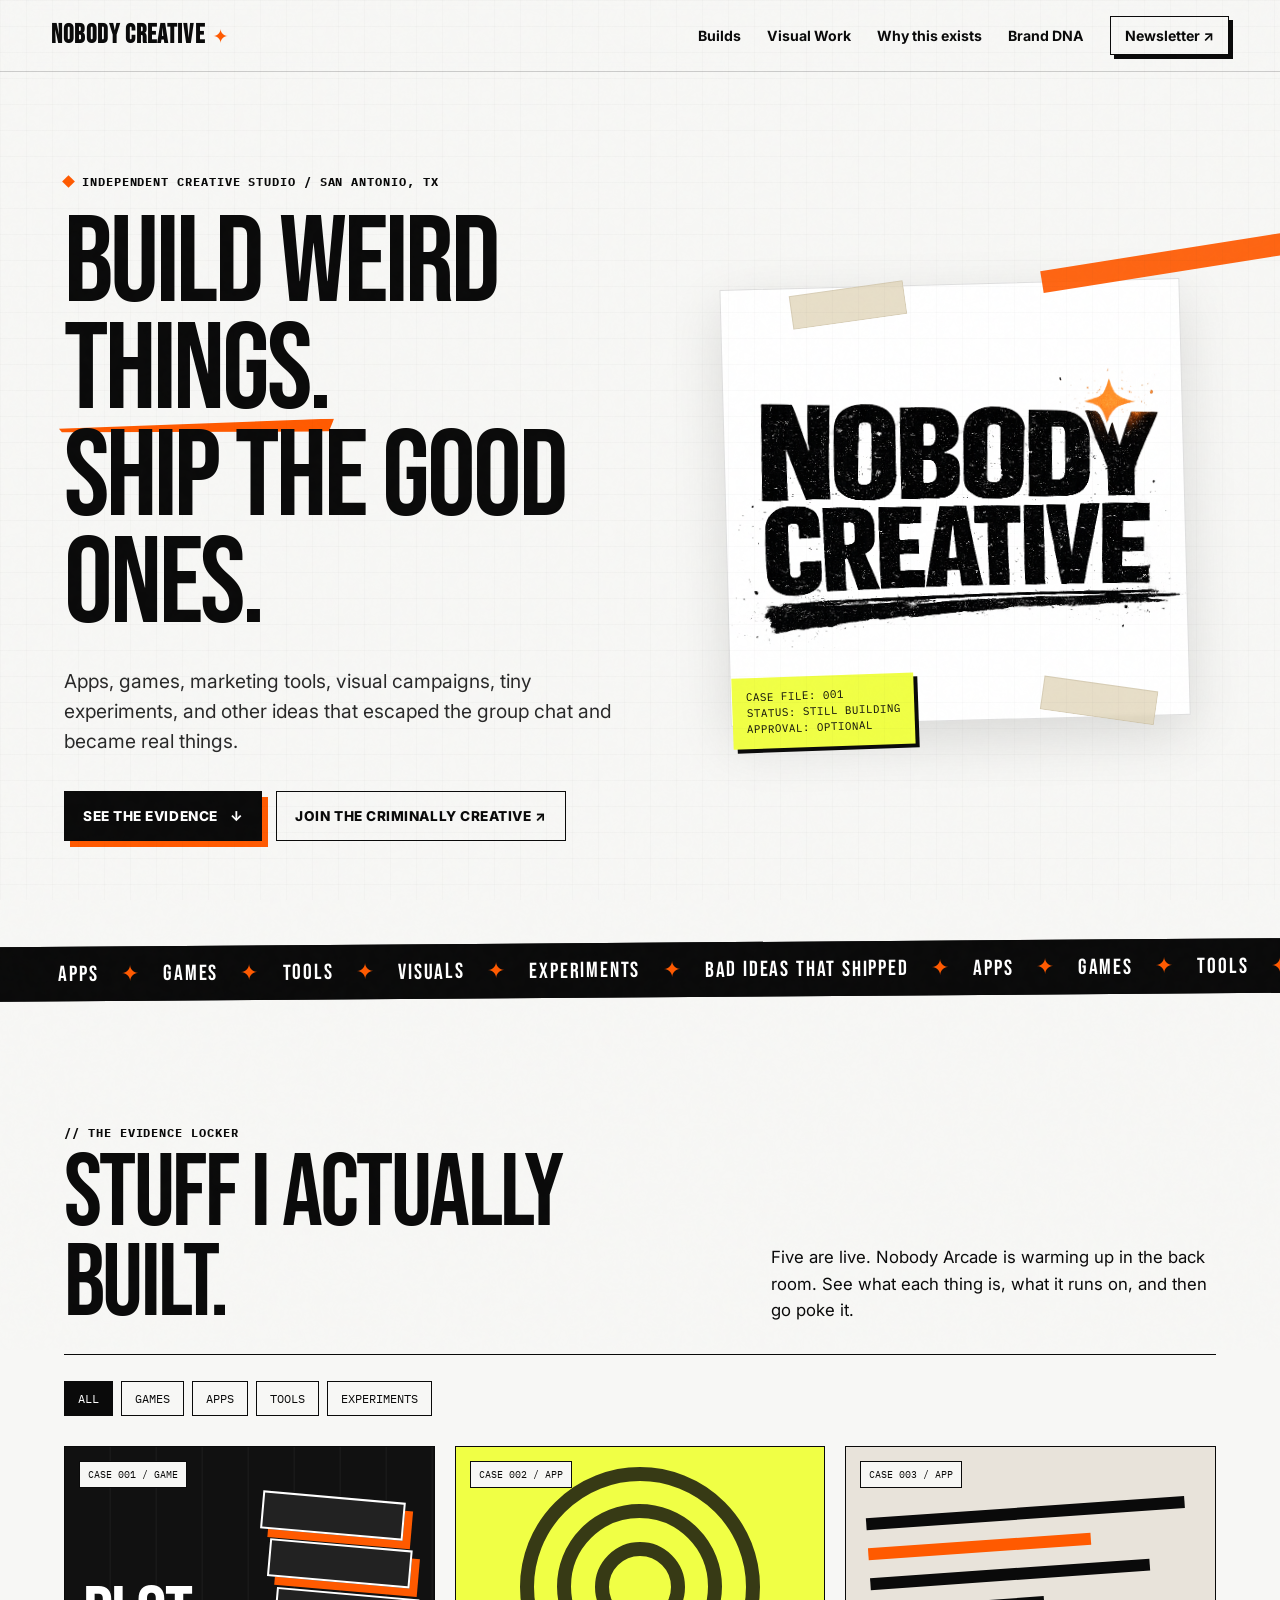
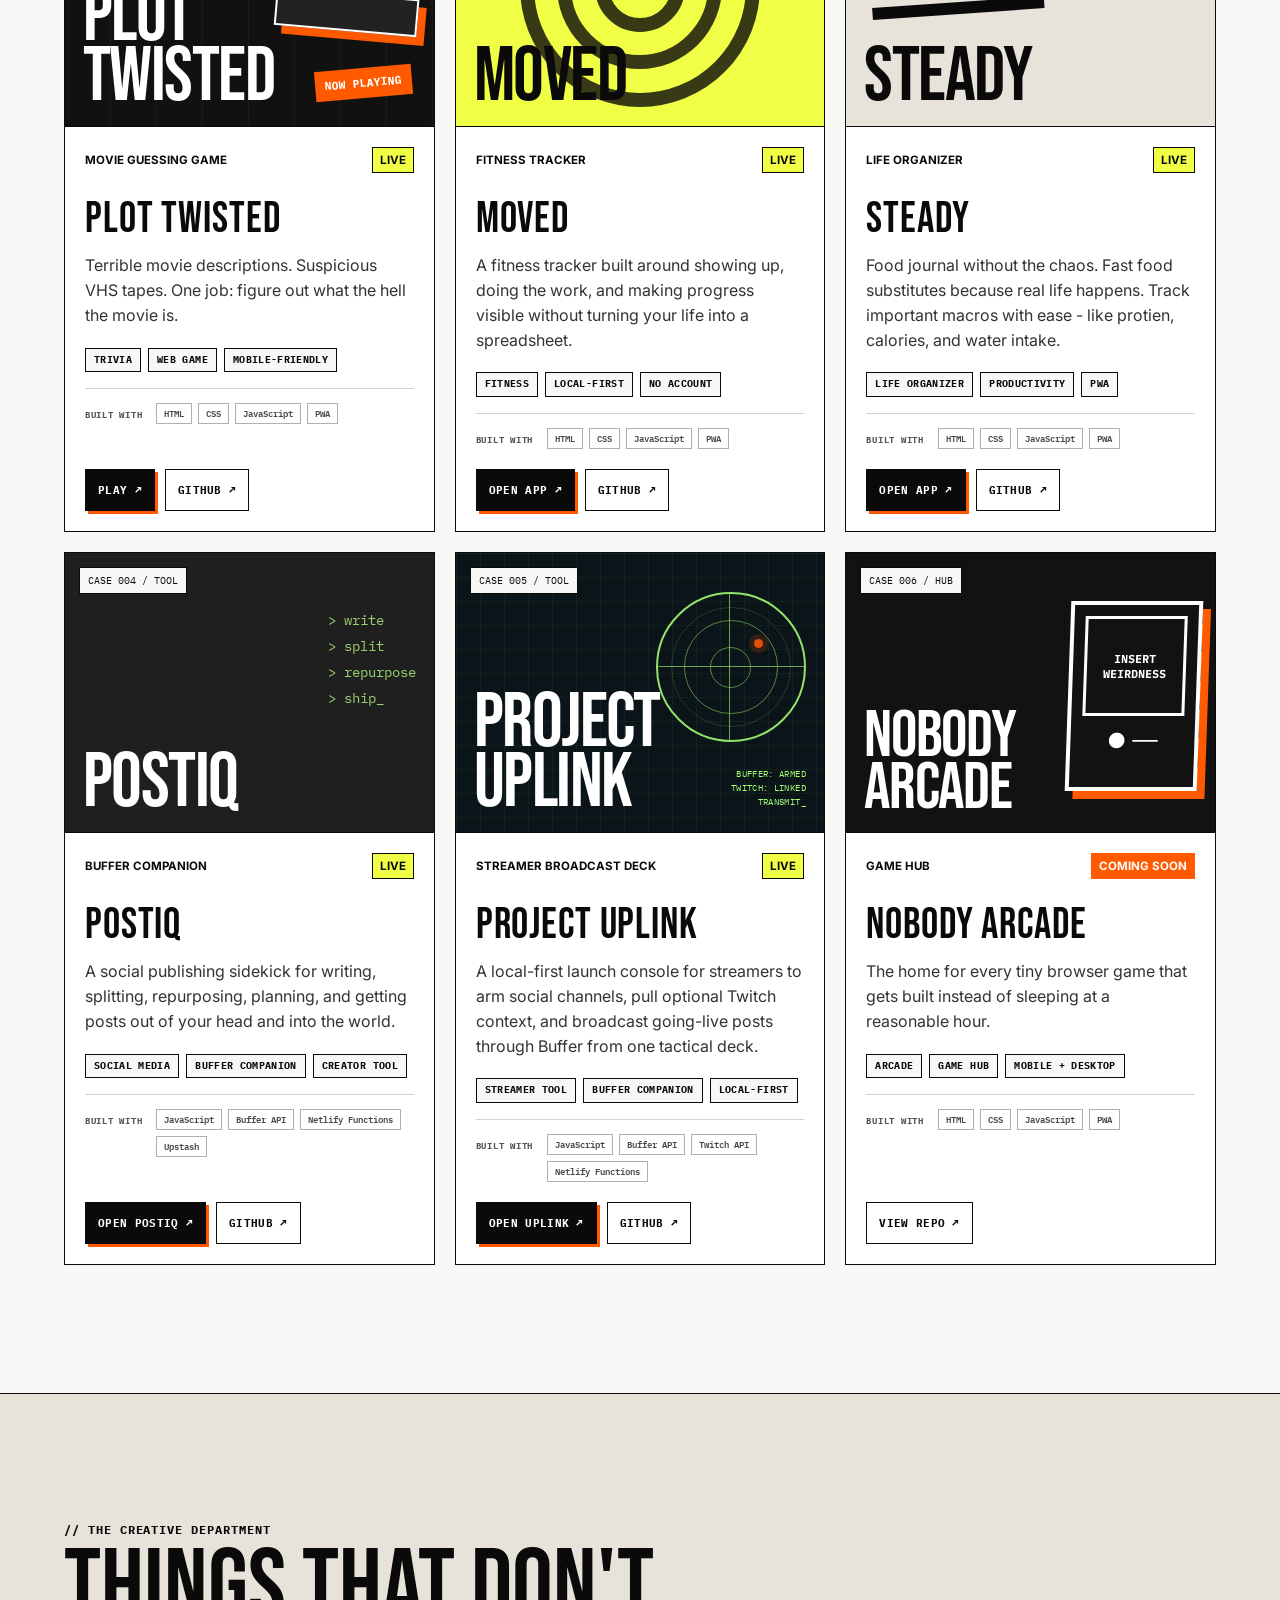
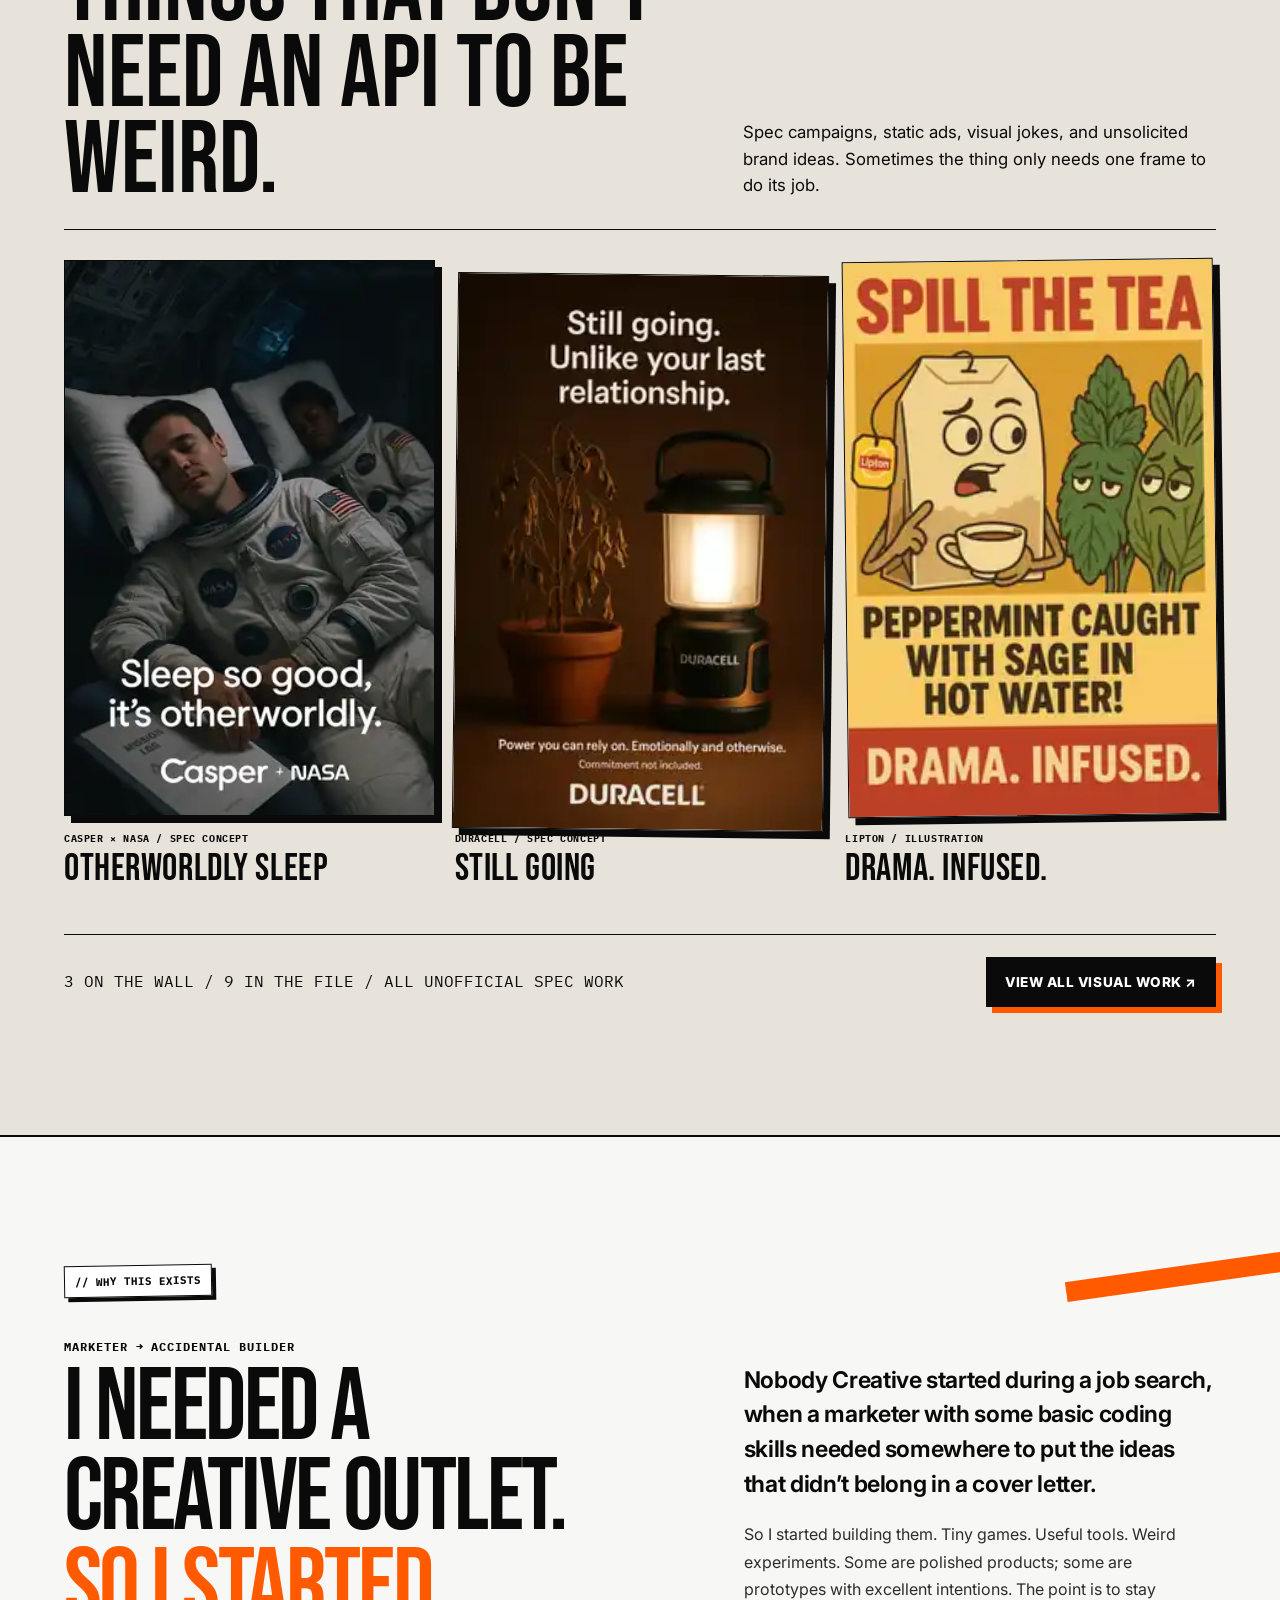
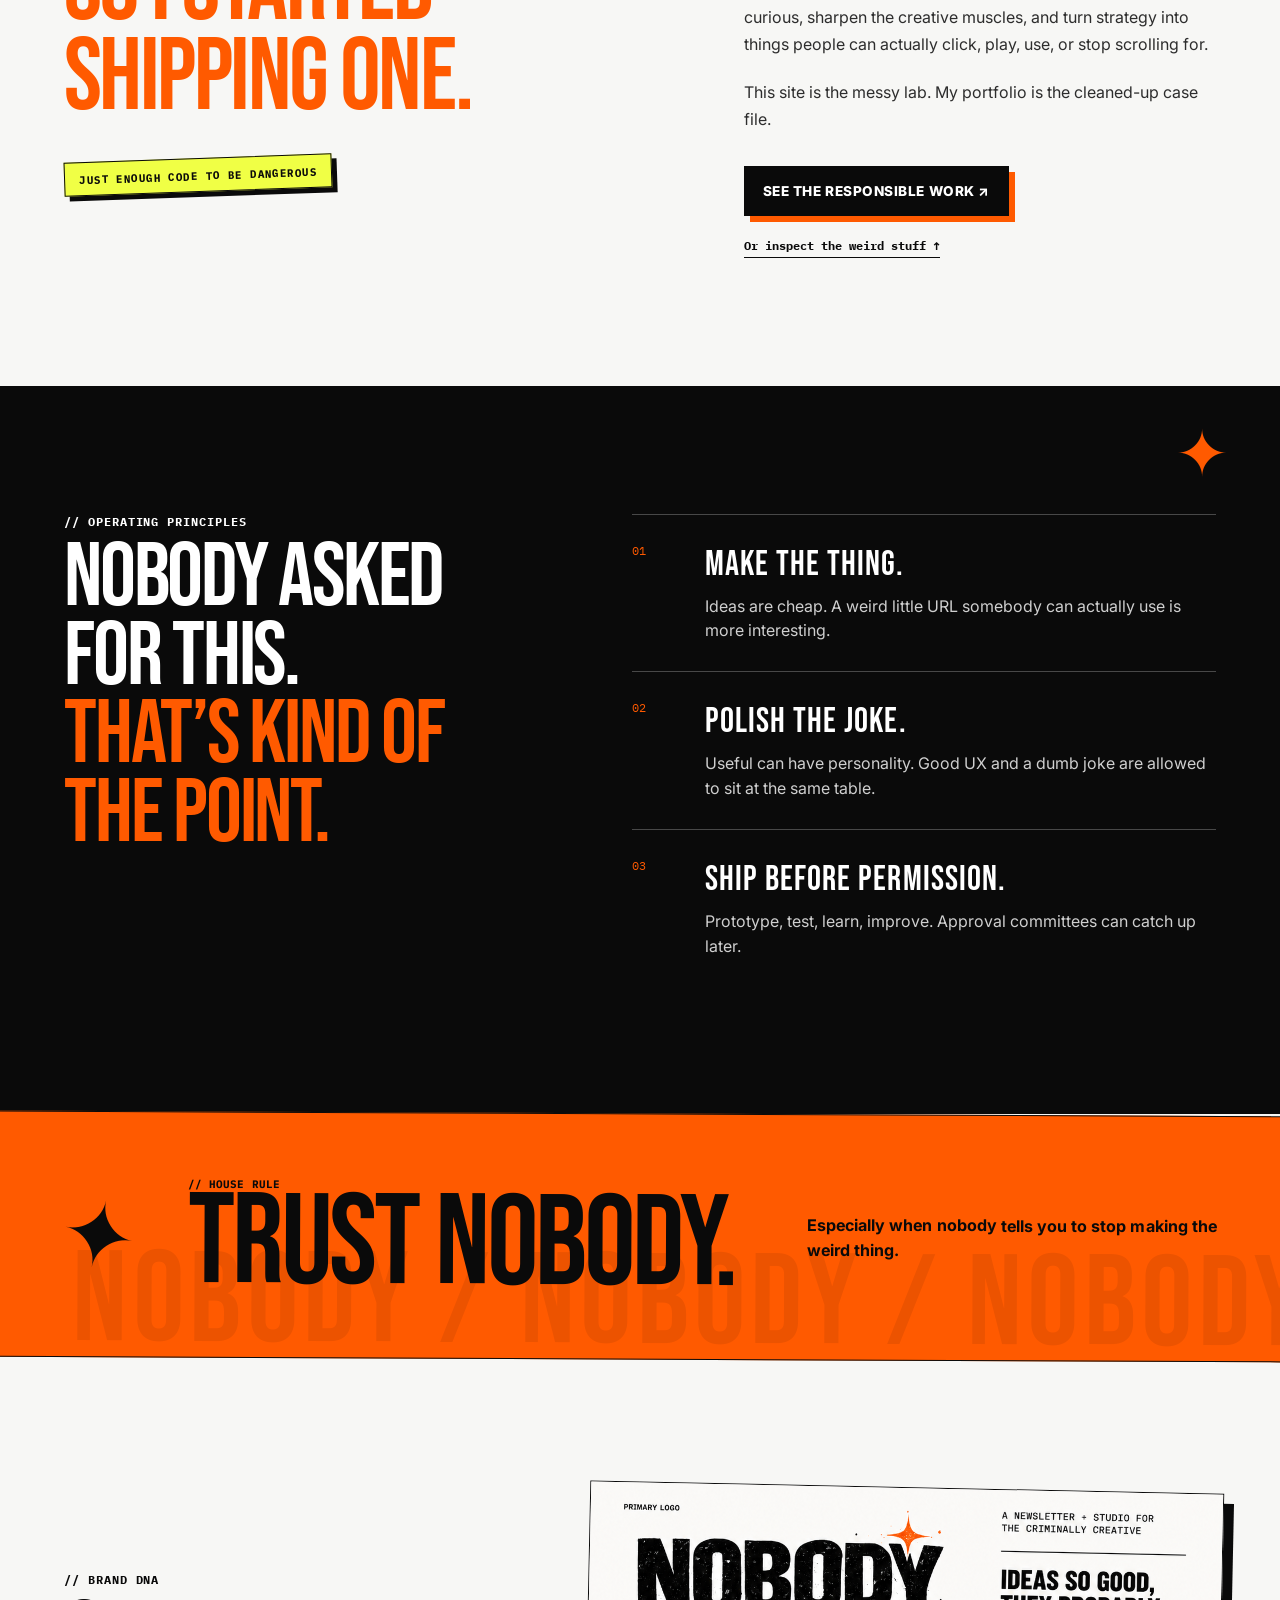
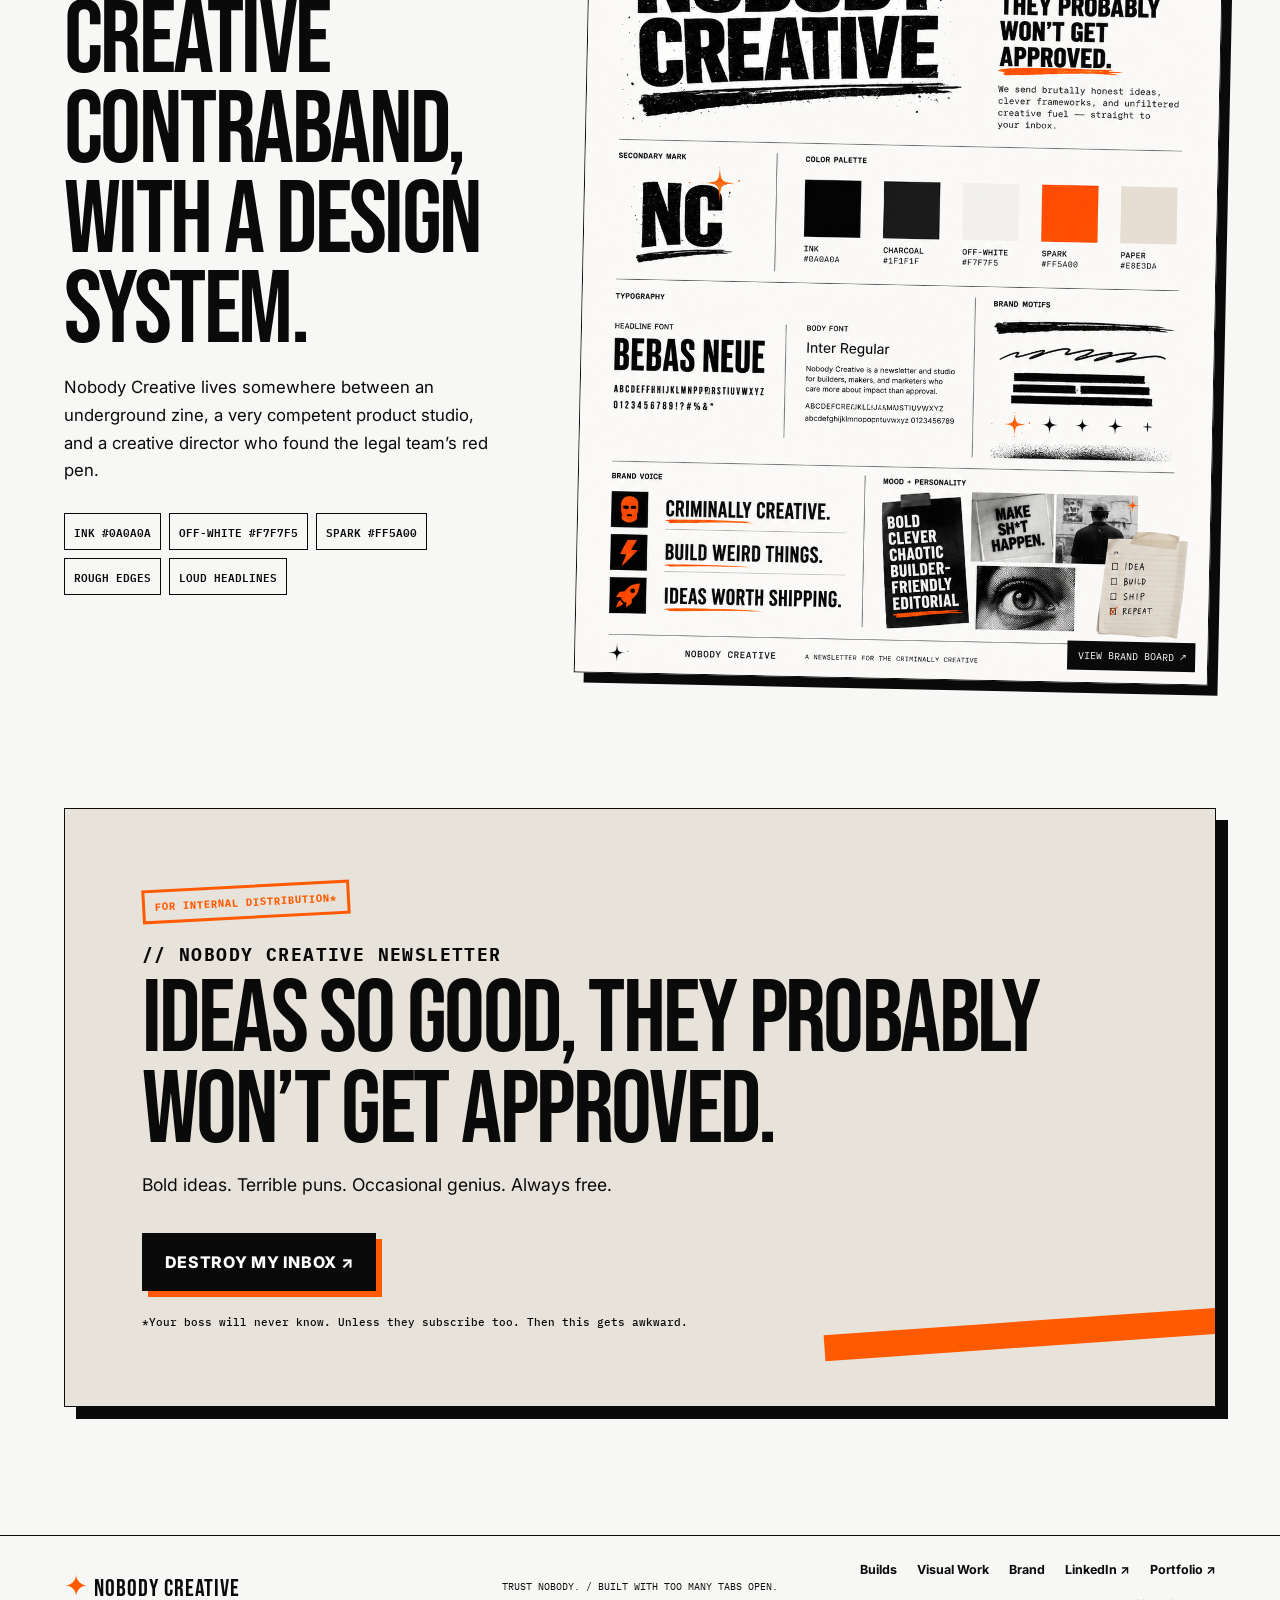
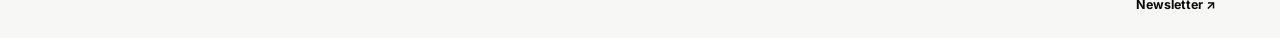
<file: index.html>
<!doctype html>
<html lang="en">
<head>
  <meta charset="utf-8" />
  <meta name="viewport" content="width=device-width, initial-scale=1" />
  <title>Nobody Creative — Ideas Worth Shipping</title>
  <meta name="description" content="Nobody Creative is an independent studio for apps, games, experiments, and ideas that probably should have stayed in the notes app." />
  <meta property="og:title" content="Nobody Creative — Ideas Worth Shipping" />
  <meta property="og:description" content="Apps. Games. Experiments. Creative contraband." />
  <meta property="og:image" content="assets/og-image.jpg" />
  <meta name="theme-color" content="#f7f7f5" />
  <link rel="preconnect" href="https://fonts.googleapis.com">
  <link rel="preconnect" href="https://fonts.gstatic.com" crossorigin>
  <link href="https://fonts.googleapis.com/css2?family=Bebas+Neue&family=Inter:wght@400;500;600;700;800&family=IBM+Plex+Mono:wght@400;500;600&display=swap" rel="stylesheet">
  <link rel="stylesheet" href="styles.css" />
  <link rel="stylesheet" href="project-updates.css" />
  <link rel="stylesheet" href="visual-work.css" />
</head>
<body>
  <div class="noise" aria-hidden="true"></div>
  <a class="skip-link" href="#main">Skip to builds</a>

  <header class="site-header">
    <a class="brand-lockup" href="#top" aria-label="Nobody Creative home">
      <span class="brand-mini">NOBODY CREATIVE</span>
      <span class="spark" aria-hidden="true">✦</span>
    </a>
    <nav class="nav" aria-label="Primary navigation">
      <a href="#builds">Builds</a>
      <a href="visuals.html">Visual Work</a>
      <a href="#why">Why this exists</a>
      <a href="#brand">Brand DNA</a>
      <a class="nav-cta" href="https://nobody-creative.beehiiv.com/" target="_blank" rel="noreferrer">Newsletter ↗</a>
    </nav>
  </header>

  <main id="main">
    <section class="hero" id="top">
      <div class="hero-copy">
        <div class="eyebrow"><span class="eyebrow-dot"></span> INDEPENDENT CREATIVE STUDIO / SAN ANTONIO, TX</div>
        <h1>BUILD WEIRD<br><span class="scribble-wrap">THINGS.<span class="scribble" aria-hidden="true"></span></span><br>SHIP THE GOOD ONES.</h1>
        <p class="hero-deck">Apps, games, marketing tools, visual campaigns, tiny experiments, and other ideas that escaped the group chat and became real things.</p>
        <div class="hero-actions">
          <a class="button button-primary" href="#builds">See the evidence <span>↓</span></a>
          <a class="button button-ghost" href="https://nobody-creative.beehiiv.com/" target="_blank" rel="noreferrer">Join the criminally creative ↗</a>
        </div>
      </div>
      <div class="hero-art" aria-label="Nobody Creative logo">
        <div class="tape tape-one"></div>
        <div class="tape tape-two"></div>
        <img src="assets/logo-primary.png" alt="Nobody Creative" />
        <div class="hero-note mono">CASE FILE: 001<br>STATUS: STILL BUILDING<br>APPROVAL: OPTIONAL</div>
      </div>
    </section>

    <section class="ticker" aria-label="What Nobody Creative makes">
      <div class="ticker-track">
        <span>APPS</span><b>✦</b><span>GAMES</span><b>✦</b><span>TOOLS</span><b>✦</b><span>VISUALS</span><b>✦</b><span>EXPERIMENTS</span><b>✦</b><span>BAD IDEAS THAT SHIPPED</span><b>✦</b>
        <span>APPS</span><b>✦</b><span>GAMES</span><b>✦</b><span>TOOLS</span><b>✦</b><span>VISUALS</span><b>✦</b><span>EXPERIMENTS</span><b>✦</b><span>BAD IDEAS THAT SHIPPED</span><b>✦</b>
      </div>
    </section>

    <section class="builds section-shell" id="builds">
      <div class="section-heading">
        <div>
          <p class="kicker mono">// THE EVIDENCE LOCKER</p>
          <h2>Stuff I actually built.</h2>
        </div>
        <p>Five are live. Nobody Arcade is warming up in the back room. See what each thing is, what it runs on, and then go poke it.</p>
      </div>

      <div class="filters" role="group" aria-label="Filter projects">
        <button class="filter is-active" data-filter="all">All</button>
        <button class="filter" data-filter="game">Games</button>
        <button class="filter" data-filter="app">Apps</button>
        <button class="filter" data-filter="tool">Tools</button>
        <button class="filter" data-filter="experiment">Experiments</button>
      </div>

      <div class="project-grid" id="projectGrid" aria-live="polite">
        <noscript>Turn on JavaScript to view the evidence locker. The projects are managed from projects.js.</noscript>
      </div>
    </section>

    <section class="visual-preview section-shell" id="visuals">
      <div class="visual-preview-heading">
        <div>
          <p class="kicker mono">// THE CREATIVE DEPARTMENT</p>
          <h2>Things that don't need an API to be weird.</h2>
        </div>
        <p>Spec campaigns, static ads, visual jokes, and unsolicited brand ideas. Sometimes the thing only needs one frame to do its job.</p>
      </div>

      <div class="visual-preview-grid">
        <a class="visual-preview-card" href="visuals.html" aria-label="See Casper and NASA visual concept in Visual Work">
          <figure>
            <div class="visual-preview-image"><img src="assets/visual-work/casper-nasa.svg" alt="Casper and NASA spec ad featuring astronauts sleeping in a spacecraft" loading="lazy" /></div>
            <figcaption><span class="mono">CASPER × NASA / SPEC CONCEPT</span><h3>Otherworldly Sleep</h3></figcaption>
          </figure>
        </a>
        <a class="visual-preview-card" href="visuals.html" aria-label="See Duracell visual concept in Visual Work">
          <figure>
            <div class="visual-preview-image"><img src="assets/visual-work/duracell-still-going.svg" alt="Duracell spec ad featuring a glowing lantern beside a wilted plant" loading="lazy" /></div>
            <figcaption><span class="mono">DURACELL / SPEC CONCEPT</span><h3>Still Going</h3></figcaption>
          </figure>
        </a>
        <a class="visual-preview-card" href="visuals.html" aria-label="See Lipton illustration concept in Visual Work">
          <figure>
            <div class="visual-preview-image"><img src="assets/visual-work/lipton-spill-the-tea.svg" alt="Illustrated Lipton spec ad with a tea bag gossiping to peppermint and sage" loading="lazy" /></div>
            <figcaption><span class="mono">LIPTON / ILLUSTRATION</span><h3>Drama. Infused.</h3></figcaption>
          </figure>
        </a>
      </div>

      <div class="visual-preview-actions">
        <p class="mono">3 ON THE WALL / 9 IN THE FILE / ALL UNOFFICIAL SPEC WORK</p>
        <a class="button button-primary" href="visuals.html">View all visual work ↗</a>
      </div>
    </section>

    <section class="builder-story section-shell" id="why">
      <div class="builder-story-label mono">// WHY THIS EXISTS</div>
      <div class="builder-story-grid">
        <div class="builder-story-headline">
          <p class="kicker mono">MARKETER → ACCIDENTAL BUILDER</p>
          <h2>I needed a creative outlet.<br><span>So I started shipping one.</span></h2>
          <div class="builder-scribble" aria-hidden="true">JUST ENOUGH CODE TO BE DANGEROUS</div>
        </div>
        <div class="builder-story-copy">
          <p class="story-lead">Nobody Creative started during a job search, when a marketer with some basic coding skills needed somewhere to put the ideas that didn’t belong in a cover letter.</p>
          <p>So I started building them. Tiny games. Useful tools. Weird experiments. Some are polished products; some are prototypes with excellent intentions. The point is to stay curious, sharpen the creative muscles, and turn strategy into things people can actually click, play, use, or stop scrolling for.</p>
          <p>This site is the messy lab. My portfolio is the cleaned-up case file.</p>
          <div class="builder-actions">
            <a class="button button-primary" href="https://bencampbell.netlify.app/" target="_blank" rel="noreferrer">See the responsible work ↗</a>
            <a class="text-link mono" href="#builds">Or inspect the weird stuff ↑</a>
          </div>
        </div>
      </div>
    </section>

    <section class="manifesto" id="about">
      <div class="manifesto-left">
        <p class="kicker mono">// OPERATING PRINCIPLES</p>
        <h2>Nobody asked for this.<br><span>That’s kind of the point.</span></h2>
      </div>
      <div class="manifesto-list">
        <div><span class="mono">01</span><h3>MAKE THE THING.</h3><p>Ideas are cheap. A weird little URL somebody can actually use is more interesting.</p></div>
        <div><span class="mono">02</span><h3>POLISH THE JOKE.</h3><p>Useful can have personality. Good UX and a dumb joke are allowed to sit at the same table.</p></div>
        <div><span class="mono">03</span><h3>SHIP BEFORE PERMISSION.</h3><p>Prototype, test, learn, improve. Approval committees can catch up later.</p></div>
      </div>
    </section>

    <section class="trust-band" aria-label="Trust Nobody brand motto">
      <span class="trust-star" aria-hidden="true">✦</span>
      <div>
        <p class="mono">// HOUSE RULE</p>
        <h2>TRUST NOBODY.</h2>
      </div>
      <p>Especially when nobody tells you to stop making the weird thing.</p>
    </section>

    <section class="brand-section section-shell" id="brand">
      <div class="brand-copy">
        <p class="kicker mono">// BRAND DNA</p>
        <h2>Creative contraband,<br>with a design system.</h2>
        <p>Nobody Creative lives somewhere between an underground zine, a very competent product studio, and a creative director who found the legal team’s red pen.</p>
        <div class="brand-chips">
          <span>INK #0A0A0A</span><span>OFF-WHITE #F7F7F5</span><span>SPARK #FF5A00</span><span>ROUGH EDGES</span><span>LOUD HEADLINES</span>
        </div>
      </div>
      <button class="brand-board-wrap" id="openBrand" aria-label="Open brand identity board">
        <img src="assets/brand-board.png" alt="Nobody Creative brand identity board" loading="lazy" />
        <span class="board-zoom mono">VIEW BRAND BOARD ↗</span>
      </button>
    </section>

    <section class="newsletter-block">
      <div class="newsletter-stamp mono">FOR INTERNAL DISTRIBUTION*</div>
      <div>
        <p class="kicker mono">// NOBODY CREATIVE NEWSLETTER</p>
        <h2>Ideas so good, they probably won’t get approved.</h2>
        <p>Bold ideas. Terrible puns. Occasional genius. Always free.</p>
      </div>
      <a class="button button-primary giant" href="https://nobody-creative.beehiiv.com/" target="_blank" rel="noreferrer">DESTROY MY INBOX ↗</a>
      <small>*Your boss will never know. Unless they subscribe too. Then this gets awkward.</small>
    </section>
  </main>

  <footer>
    <div class="footer-brand"><span class="spark">✦</span> NOBODY CREATIVE</div>
    <p class="mono">TRUST NOBODY. / BUILT WITH TOO MANY TABS OPEN.</p>
    <div class="footer-links"><a href="#builds">Builds</a><a href="visuals.html">Visual Work</a><a href="#brand">Brand</a><a href="https://www.linkedin.com/company/its-nobody-creative/" target="_blank" rel="noreferrer">LinkedIn ↗</a><a href="https://bencampbell.netlify.app/" target="_blank" rel="noreferrer">Portfolio ↗</a><a href="https://nobody-creative.beehiiv.com/" target="_blank" rel="noreferrer">Newsletter ↗</a></div>
  </footer>

  <dialog id="brandDialog" class="brand-dialog">
    <button id="closeBrand" class="dialog-close" aria-label="Close brand board">×</button>
    <img src="assets/brand-board.png" alt="Nobody Creative full brand identity board" />
  </dialog>

  <script src="projects.js"></script>
  <script src="script.js"></script>
</body>
</html>
</file>
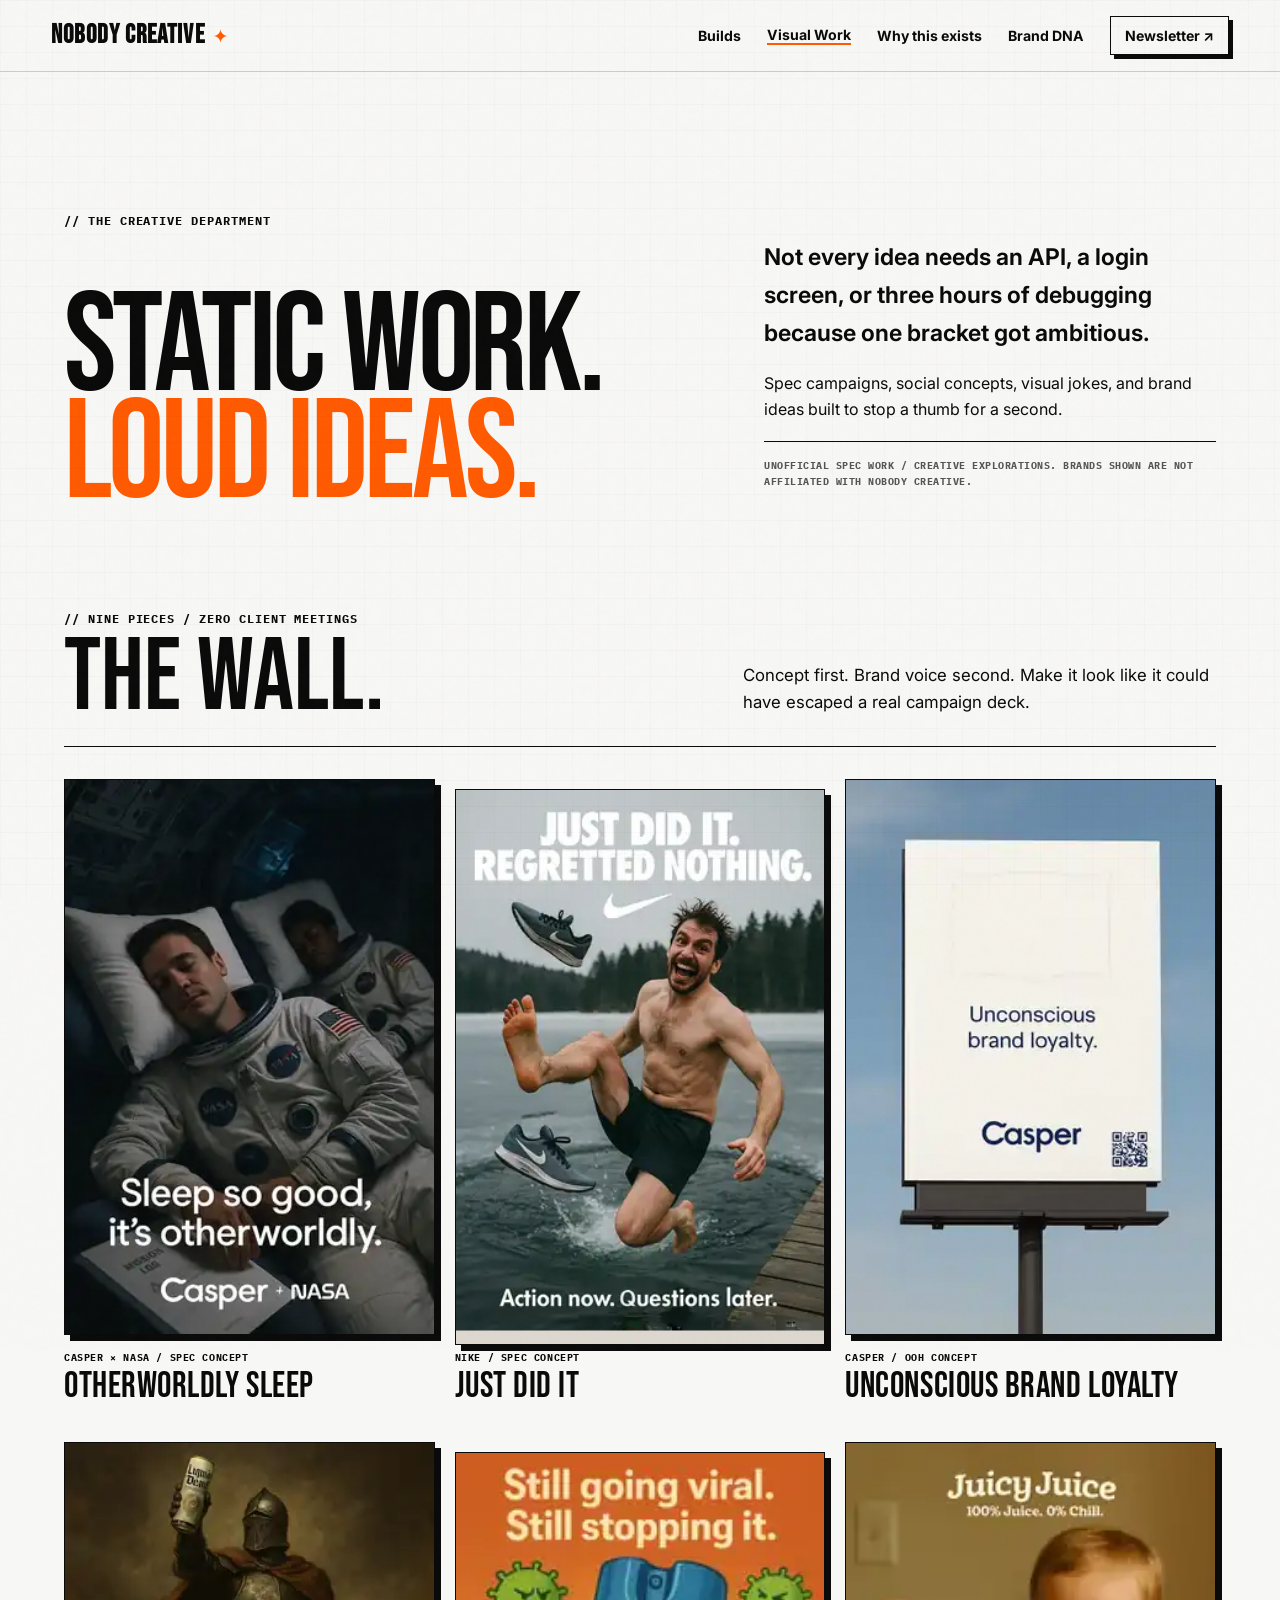
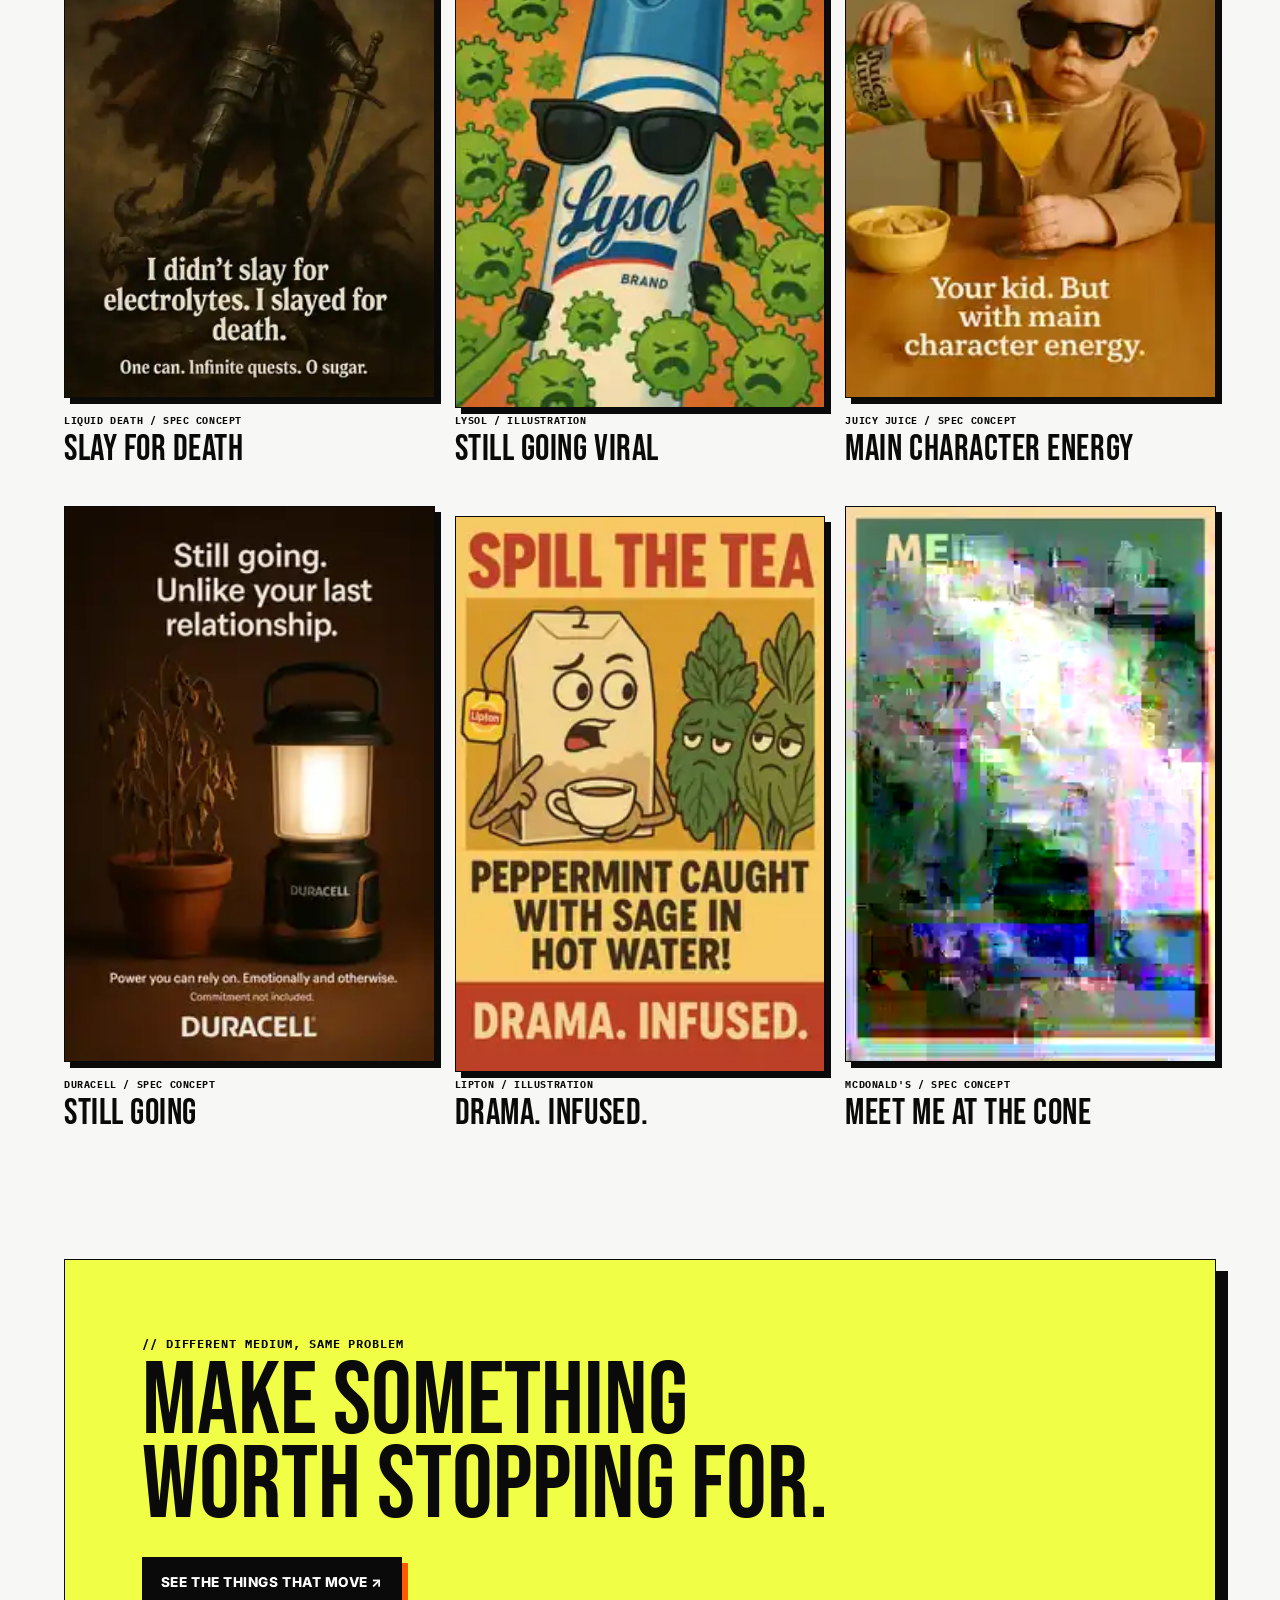
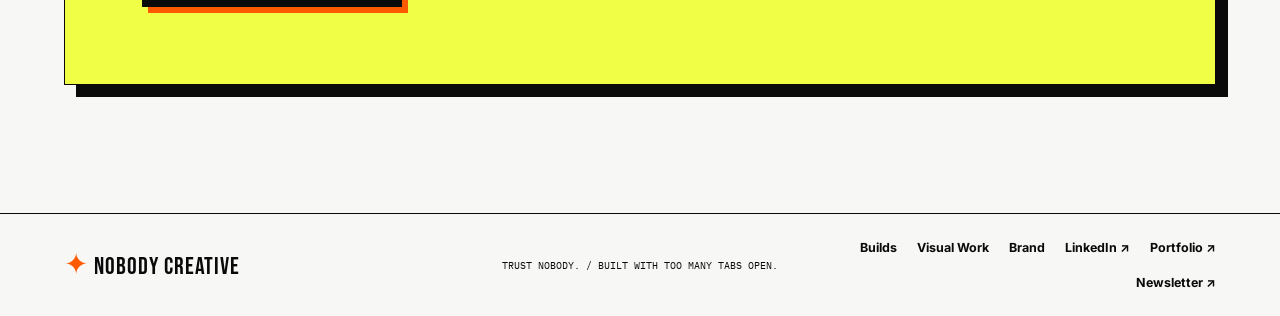
<file: visuals.html>
<!doctype html>
<html lang="en">
<head>
  <meta charset="utf-8" />
  <meta name="viewport" content="width=device-width, initial-scale=1" />
  <title>Visual Work — Nobody Creative</title>
  <meta name="description" content="Spec campaigns, static ads, brand concepts, and visual experiments from Nobody Creative." />
  <meta property="og:title" content="Visual Work — Nobody Creative" />
  <meta property="og:description" content="Spec campaigns. Static ads. Brand ideas nobody asked for." />
  <meta property="og:image" content="assets/visual-work/casper-nasa.svg" />
  <meta name="theme-color" content="#f7f7f5" />
  <link rel="preconnect" href="https://fonts.googleapis.com">
  <link rel="preconnect" href="https://fonts.gstatic.com" crossorigin>
  <link href="https://fonts.googleapis.com/css2?family=Bebas+Neue&family=Inter:wght@400;500;600;700;800&family=IBM+Plex+Mono:wght@400;500;600&display=swap" rel="stylesheet">
  <link rel="stylesheet" href="styles.css" />
  <link rel="stylesheet" href="project-updates.css" />
  <link rel="stylesheet" href="visual-work.css" />
</head>
<body>
  <div class="noise" aria-hidden="true"></div>
  <a class="skip-link" href="#visual-work">Skip to visual work</a>

  <header class="site-header">
    <a class="brand-lockup" href="index.html" aria-label="Nobody Creative home">
      <span class="brand-mini">NOBODY CREATIVE</span>
      <span class="spark" aria-hidden="true">✦</span>
    </a>
    <nav class="nav" aria-label="Primary navigation">
      <a href="index.html#builds">Builds</a>
      <a href="visuals.html" aria-current="page">Visual Work</a>
      <a href="index.html#why">Why this exists</a>
      <a href="index.html#brand">Brand DNA</a>
      <a class="nav-cta" href="https://nobody-creative.beehiiv.com/" target="_blank" rel="noreferrer">Newsletter ↗</a>
    </nav>
  </header>

  <main id="visual-work">
    <section class="visual-hero section-shell">
      <p class="kicker mono">// THE CREATIVE DEPARTMENT</p>
      <div class="visual-hero-grid">
        <h1>STATIC WORK.<br><span>LOUD IDEAS.</span></h1>
        <div class="visual-hero-copy">
          <p class="visual-lead">Not every idea needs an API, a login screen, or three hours of debugging because one bracket got ambitious.</p>
          <p>Spec campaigns, social concepts, visual jokes, and brand ideas built to stop a thumb for a second.</p>
          <p class="spec-note mono">UNOFFICIAL SPEC WORK / CREATIVE EXPLORATIONS. BRANDS SHOWN ARE NOT AFFILIATED WITH NOBODY CREATIVE.</p>
        </div>
      </div>
    </section>

    <section class="visual-gallery-shell section-shell" aria-labelledby="gallery-title">
      <div class="visual-gallery-heading">
        <div>
          <p class="kicker mono">// NINE PIECES / ZERO CLIENT MEETINGS</p>
          <h2 id="gallery-title">The wall.</h2>
        </div>
        <p>Concept first. Brand voice second. Make it look like it could have escaped a real campaign deck.</p>
      </div>

      <div class="visual-grid">
        <figure class="visual-card">
          <div class="visual-image"><img src="assets/visual-work/casper-nasa.svg" alt="Casper and NASA spec ad featuring astronauts sleeping in a spacecraft" loading="eager" /></div>
          <figcaption><span class="mono">CASPER × NASA / SPEC CONCEPT</span><h3>Otherworldly Sleep</h3></figcaption>
        </figure>

        <figure class="visual-card">
          <div class="visual-image"><img src="assets/visual-work/nike-just-did-it.svg" alt="Nike spec ad featuring a runner leaping into icy water" loading="eager" /></div>
          <figcaption><span class="mono">NIKE / SPEC CONCEPT</span><h3>Just Did It</h3></figcaption>
        </figure>

        <figure class="visual-card">
          <div class="visual-image"><img src="assets/visual-work/casper-billboard.svg" alt="Minimal Casper billboard spec concept about unconscious brand loyalty" loading="lazy" /></div>
          <figcaption><span class="mono">CASPER / OOH CONCEPT</span><h3>Unconscious Brand Loyalty</h3></figcaption>
        </figure>

        <figure class="visual-card">
          <div class="visual-image"><img src="assets/visual-work/liquid-death-knight.svg" alt="Liquid Death spec ad featuring a medieval knight holding a can" loading="lazy" /></div>
          <figcaption><span class="mono">LIQUID DEATH / SPEC CONCEPT</span><h3>Slay for Death</h3></figcaption>
        </figure>

        <figure class="visual-card">
          <div class="visual-image"><img src="assets/visual-work/lysol-viral.svg" alt="Illustrated Lysol spec ad surrounded by angry germs" loading="lazy" /></div>
          <figcaption><span class="mono">LYSOL / ILLUSTRATION</span><h3>Still Going Viral</h3></figcaption>
        </figure>

        <figure class="visual-card">
          <div class="visual-image"><img src="assets/visual-work/juicy-juice.svg" alt="Juicy Juice spec ad featuring a toddler in sunglasses pouring juice" loading="lazy" /></div>
          <figcaption><span class="mono">JUICY JUICE / SPEC CONCEPT</span><h3>Main Character Energy</h3></figcaption>
        </figure>

        <figure class="visual-card">
          <div class="visual-image"><img src="assets/visual-work/duracell-still-going.svg" alt="Duracell spec ad featuring a glowing lantern beside a wilted plant" loading="lazy" /></div>
          <figcaption><span class="mono">DURACELL / SPEC CONCEPT</span><h3>Still Going</h3></figcaption>
        </figure>

        <figure class="visual-card">
          <div class="visual-image"><img src="assets/visual-work/lipton-spill-the-tea.svg" alt="Illustrated Lipton spec ad with a tea bag gossiping to peppermint and sage" loading="lazy" /></div>
          <figcaption><span class="mono">LIPTON / ILLUSTRATION</span><h3>Drama. Infused.</h3></figcaption>
        </figure>

        <figure class="visual-card">
          <div class="visual-image"><img src="assets/visual-work/mcdonalds-cone.svg" alt="Retro McDonalds spec ad featuring friends meeting for an ice cream cone" loading="lazy" /></div>
          <figcaption><span class="mono">MCDONALD'S / SPEC CONCEPT</span><h3>Meet Me at the Cone</h3></figcaption>
        </figure>
      </div>
    </section>

    <section class="visual-cta">
      <p class="kicker mono">// DIFFERENT MEDIUM, SAME PROBLEM</p>
      <h2>Make something<br>worth stopping for.</h2>
      <a class="button button-primary" href="index.html#builds">See the things that move ↗</a>
    </section>
  </main>

  <footer>
    <div class="footer-brand"><span class="spark">✦</span> NOBODY CREATIVE</div>
    <p class="mono">TRUST NOBODY. / BUILT WITH TOO MANY TABS OPEN.</p>
    <div class="footer-links"><a href="index.html#builds">Builds</a><a href="visuals.html">Visual Work</a><a href="index.html#brand">Brand</a><a href="https://www.linkedin.com/company/its-nobody-creative/" target="_blank" rel="noreferrer">LinkedIn ↗</a><a href="https://bencampbell.netlify.app/" target="_blank" rel="noreferrer">Portfolio ↗</a><a href="https://nobody-creative.beehiiv.com/" target="_blank" rel="noreferrer">Newsletter ↗</a></div>
  </footer>
</body>
</html>
</file>
<file: styles.css>
:root {
  --ink: #0a0a0a;
  --charcoal: #1f1f1f;
  --paper: #f7f7f5;
  --paper-2: #e8e3da;
  --spark: #ff5a00;
  --acid: #f0ff45;
  --line: rgba(10,10,10,.18);
  --shadow: 0 18px 55px rgba(10,10,10,.12);
}

* { box-sizing: border-box; }
html { scroll-behavior: smooth; }
body {
  margin: 0;
  background: var(--paper);
  color: var(--ink);
  font-family: Inter, system-ui, -apple-system, BlinkMacSystemFont, "Segoe UI", sans-serif;
  overflow-x: hidden;
}
body::before {
  content: "";
  position: fixed;
  inset: 0;
  pointer-events: none;
  background-image:
    linear-gradient(rgba(10,10,10,.018) 1px, transparent 1px),
    linear-gradient(90deg, rgba(10,10,10,.014) 1px, transparent 1px);
  background-size: 26px 26px;
  z-index: 30;
  mix-blend-mode: multiply;
}
.noise {
  position: fixed;
  inset: -50%;
  width: 200%;
  height: 200%;
  opacity: .045;
  pointer-events: none;
  z-index: 40;
  background-image: url("data:image/svg+xml,%3Csvg viewBox='0 0 180 180' xmlns='http://www.w3.org/2000/svg'%3E%3Cfilter id='n'%3E%3CfeTurbulence type='fractalNoise' baseFrequency='.9' numOctaves='4' stitchTiles='stitch'/%3E%3C/filter%3E%3Crect width='100%25' height='100%25' filter='url(%23n)' opacity='.38'/%3E%3C/svg%3E");
  animation: noiseMove .35s steps(2) infinite;
}
@keyframes noiseMove { 0%{transform:translate(0,0)} 25%{transform:translate(2%,-1%)} 50%{transform:translate(-1%,2%)} 75%{transform:translate(1%,1%)} 100%{transform:translate(0,0)} }

::selection { background: var(--spark); color: white; }
a { color: inherit; text-decoration: none; }
img { max-width: 100%; display: block; }
button, input { font: inherit; }
button { color: inherit; }
.mono { font-family: "IBM Plex Mono", ui-monospace, monospace; }
.skip-link { position: fixed; left: 12px; top: -60px; background: var(--ink); color: white; padding: 10px 14px; z-index: 99; }
.skip-link:focus { top: 12px; }

.site-header {
  position: sticky;
  top: 0;
  z-index: 20;
  display: flex;
  align-items: center;
  justify-content: space-between;
  gap: 24px;
  padding: 16px clamp(20px, 4vw, 64px);
  border-bottom: 1px solid var(--line);
  background: rgba(247,247,245,.9);
  backdrop-filter: blur(14px);
}
.brand-lockup { display: flex; align-items: center; gap: 8px; font-weight: 900; letter-spacing: -.03em; }
.brand-mini { font-family: "Bebas Neue", Impact, sans-serif; font-size: 1.6rem; letter-spacing: .04em; }
.spark { color: var(--spark); font-size: 1.2em; }
.nav { display: flex; align-items: center; gap: 26px; font-size: .88rem; font-weight: 700; }
.nav a { position: relative; }
.nav a:not(.nav-cta)::after { content:""; position:absolute; left:0; bottom:-5px; width:100%; height:2px; background:var(--spark); transform:scaleX(0); transform-origin:left; transition:.2s ease; }
.nav a:hover::after { transform:scaleX(1); }
.nav-cta { border: 1px solid var(--ink); padding: 10px 14px; box-shadow: 4px 4px 0 var(--ink); transition: .18s ease; }
.nav-cta:hover { transform: translate(2px,2px); box-shadow: 2px 2px 0 var(--ink); }

.hero {
  min-height: calc(100vh - 70px);
  display: grid;
  grid-template-columns: 1.06fr .94fr;
  align-items: center;
  gap: clamp(30px, 5vw, 80px);
  padding: clamp(52px, 8vw, 120px) clamp(20px, 5vw, 80px);
  position: relative;
  overflow: hidden;
}
.hero::after { content:""; position:absolute; width:320px; height:22px; background:var(--spark); right:-80px; top:20%; transform:rotate(-9deg); opacity:.92; }
.eyebrow { display: flex; align-items: center; gap: 9px; font-family: "IBM Plex Mono", monospace; font-size: .72rem; font-weight: 700; letter-spacing: .08em; margin-bottom: 22px; }
.eyebrow-dot { width: 9px; height: 9px; background: var(--spark); display: inline-block; transform: rotate(45deg); }
.hero h1, .section-heading h2, .manifesto h2, .brand-copy h2, .newsletter-block h2 {
  font-family: "Bebas Neue", Impact, sans-serif;
  font-weight: 400;
  margin: 0;
  text-transform: uppercase;
  letter-spacing: -.025em;
  line-height: .88;
}
.hero h1 { font-size: clamp(4.5rem, 9.5vw, 10.2rem); max-width: 900px; }
.scribble-wrap { position: relative; display: inline-block; }
.scribble { position:absolute; left:-2%; right:-2%; bottom:-8%; height:12%; background:var(--spark); clip-path: polygon(0 42%, 100% 0, 98% 100%, 1% 70%); z-index:-1; transform:rotate(-1deg); }
.hero-deck { font-size: clamp(1.05rem, 1.5vw, 1.35rem); line-height: 1.55; max-width: 680px; margin: 28px 0 0; color: #292929; }
.hero-actions { display:flex; flex-wrap:wrap; gap:14px; margin-top:34px; }
.button { display:inline-flex; align-items:center; justify-content:center; gap:12px; min-height:50px; padding:14px 18px; font-size:.85rem; font-weight:800; text-transform:uppercase; letter-spacing:.04em; border:1px solid var(--ink); transition:.18s ease; }
.button-primary { background:var(--ink); color:white; box-shadow:6px 6px 0 var(--spark); }
.button-primary:hover { transform:translate(3px,3px); box-shadow:3px 3px 0 var(--spark); }
.button-ghost { background:transparent; }
.button-ghost:hover { background:var(--paper-2); }
.hero-art { position:relative; min-height:560px; display:flex; align-items:center; justify-content:center; transform:rotate(1deg); }
.hero-art::before { content:""; position:absolute; inset:10% 6% 12% 4%; background:white; border:1px solid rgba(10,10,10,.13); box-shadow:var(--shadow); transform:rotate(-2.5deg); }
.hero-art img { position:relative; z-index:2; width:min(100%,760px); filter:contrast(1.05); }
.tape { position:absolute; z-index:3; width:115px; height:34px; background:rgba(222,209,179,.72); border:1px solid rgba(125,108,77,.15); backdrop-filter:blur(2px); }
.tape-one { top:11%; left:16%; transform:rotate(-9deg); }
.tape-two { bottom:13%; right:11%; transform:rotate(7deg); }
.hero-note { position:absolute; z-index:4; bottom:7%; left:6%; background:var(--acid); padding:12px 14px; font-size:.68rem; line-height:1.45; transform:rotate(-3deg); box-shadow:4px 4px 0 var(--ink); }

.ticker { overflow:hidden; background:var(--ink); color:white; border-block:1px solid var(--ink); transform:rotate(-.4deg) scale(1.01); }
.ticker-track { display:flex; width:max-content; gap:22px; align-items:center; padding:13px 0; font-family:"Bebas Neue", Impact, sans-serif; font-size:1.35rem; letter-spacing:.08em; animation:ticker 30s linear infinite; }
.ticker-track b { color:var(--spark); font-weight:400; }
@keyframes ticker { to { transform:translateX(-50%); } }

.section-shell { padding: clamp(80px, 10vw, 150px) clamp(20px, 5vw, 80px); }
.section-heading { display:grid; grid-template-columns:1.2fr .8fr; gap:40px; align-items:end; border-bottom:1px solid var(--ink); padding-bottom:24px; }
.kicker { margin:0 0 10px; font-size:.74rem; font-weight:700; letter-spacing:.08em; }
.section-heading h2, .brand-copy h2 { font-size:clamp(4rem,8vw,8rem); }
.section-heading > p { max-width:560px; justify-self:end; font-size:1.05rem; line-height:1.6; margin:0 0 6px; }
.filters { display:flex; flex-wrap:wrap; gap:8px; margin:26px 0 30px; }
.filter { background:transparent; border:1px solid var(--ink); padding:9px 13px; font-family:"IBM Plex Mono", monospace; font-size:.75rem; text-transform:uppercase; cursor:pointer; }
.filter:hover, .filter.is-active { background:var(--ink); color:white; }
.project-grid { display:grid; grid-template-columns:repeat(12,1fr); gap:20px; }
.project-card { grid-column:span 4; min-width:0; border:1px solid var(--ink); background:white; display:flex; flex-direction:column; transition:transform .22s ease, box-shadow .22s ease, opacity .2s ease; }
.project-card.featured { grid-column:span 8; }
.project-card:hover { transform:translateY(-6px) rotate(-.15deg); box-shadow:8px 8px 0 var(--ink); }
.project-card[hidden] { display:none; }
.project-visual { min-height:280px; padding:18px; position:relative; overflow:hidden; border-bottom:1px solid var(--ink); display:flex; align-items:flex-end; justify-content:flex-start; }
.featured .project-visual { min-height:390px; }
.project-wordmark { position:relative; z-index:2; font-family:"Bebas Neue", Impact, sans-serif; font-size:clamp(3.6rem,6vw,6.8rem); line-height:.78; letter-spacing:-.02em; }
.case-tag { position:absolute; z-index:4; top:14px; left:14px; font-size:.62rem; background:var(--paper); border:1px solid var(--ink); padding:6px 8px; }
.project-body { padding:20px; display:flex; flex-direction:column; flex:1; }
.project-meta { display:flex; justify-content:space-between; gap:12px; align-items:center; font-size:.72rem; font-weight:700; text-transform:uppercase; }
.status { border:1px solid var(--ink); padding:5px 7px; white-space:nowrap; }
.status-live { background:var(--acid); }
.status-orange { background:var(--spark); color:white; border-color:var(--spark); }
.status-new { background:#e8c7ff; }
.project-body h3 { font-family:"Bebas Neue", Impact, sans-serif; font-size:2.7rem; margin:20px 0 8px; font-weight:400; letter-spacing:.02em; }
.project-body p { margin:0; line-height:1.55; color:#333; }
.card-footer { margin-top:auto; padding-top:26px; display:flex; align-items:center; justify-content:space-between; gap:20px; font-size:.68rem; font-weight:600; }
.link-footer:hover { color:var(--spark); }
.arrow { font-size:1.5rem; }

.plot-visual { background:#111; color:white; }
.plot-visual::before { content:""; position:absolute; inset:0; background:repeating-linear-gradient(90deg,transparent 0 44px,rgba(255,255,255,.035) 45px 46px); }
.vhs-stack { position:absolute; right:5%; top:18%; width:43%; height:50%; transform:rotate(5deg); }
.vhs-stack i { position:absolute; width:90%; height:27%; border:2px solid white; background:#222; box-shadow:8px 8px 0 var(--spark); }
.vhs-stack i:nth-child(2){ top:34%; left:7%; }
.vhs-stack i:nth-child(3){ top:68%; left:14%; }
.visual-sticker { position:absolute; right:6%; bottom:10%; z-index:5; background:var(--spark); color:white; padding:8px 10px; font:700 .7rem "IBM Plex Mono",monospace; transform:rotate(-5deg); }
.moved-visual { background:var(--acid); }
.rings { position:absolute; inset:0; display:grid; place-items:center; opacity:.8; }
.rings i { position:absolute; border:14px solid var(--ink); border-radius:50%; width:240px; height:240px; }
.rings i:nth-child(2){ width:165px;height:165px; }
.rings i:nth-child(3){ width:90px;height:90px; }
.steady-visual { background:#e8e3da; }
.steady-lines { position:absolute; inset:0; padding:60px 25px; display:flex; flex-direction:column; gap:18px; transform:rotate(-4deg); }
.steady-lines i { display:block; height:12px; background:var(--ink); }
.steady-lines i:nth-child(2){ width:70%; background:var(--spark); }
.steady-lines i:nth-child(3){ width:88%; }
.steady-lines i:nth-child(4){ width:54%; }
.postiq-visual { background:#1f1f1f; color:white; }
.terminal-lines { position:absolute; right:18px; top:58px; display:flex; flex-direction:column; gap:8px; font-size:.85rem; color:#b9ff85; opacity:.8; }
.stamp-visual { background:#f2d8d8; }
.stamp-box { position:absolute; right:8%; top:25%; border:6px solid #a00; color:#a00; padding:14px; font:900 1.5rem "IBM Plex Mono",monospace; transform:rotate(-7deg); text-align:center; }
.stamp-box small { font-size:.42rem; }
.whiteout-visual { background:#cfeaff; }
.mountain { position:absolute; width:85%; height:85%; left:25%; top:20%; background:white; clip-path:polygon(50% 0,100% 100%,0 100%); filter:drop-shadow(10px 14px 0 rgba(10,10,10,.9)); }
.breath-visual { background:#c9f4ee; }
.breath-orb { position:absolute; right:8%; top:15%; width:140px; height:140px; border-radius:50%; background:white; display:grid; place-items:center; font-size:4rem; box-shadow:0 0 0 18px rgba(255,255,255,.45),0 0 0 35px rgba(255,255,255,.22); animation:breathe 5s ease-in-out infinite; }
@keyframes breathe { 50%{ transform:scale(1.12); } }
.arcade-visual { background:#121212; color:white; }
.cabinet { position:absolute; right:7%; top:18%; width:145px; height:205px; border:4px solid white; transform:skew(-2deg); box-shadow:8px 8px 0 var(--spark); padding:13px; }
.screen { border:3px solid white; height:110px; display:grid; place-items:center; text-align:center; font:700 .72rem "IBM Plex Mono",monospace; }
.controls { text-align:center; margin-top:12px; font-size:1.3rem; }

.manifesto { display:grid; grid-template-columns:.9fr 1.1fr; gap:clamp(40px,7vw,110px); background:var(--ink); color:white; padding:clamp(90px,10vw,150px) clamp(20px,5vw,80px); position:relative; }
.manifesto::before { content:"✦"; color:var(--spark); position:absolute; top:28px; right:4vw; font-size:4rem; }
.manifesto h2 { font-size:clamp(4rem,7vw,8rem); }
.manifesto h2 span { color:var(--spark); }
.manifesto-list { display:flex; flex-direction:column; }
.manifesto-list > div { display:grid; grid-template-columns:55px 1fr; column-gap:18px; border-top:1px solid rgba(255,255,255,.25); padding:28px 0; }
.manifesto-list span { color:var(--spark); font-size:.72rem; }
.manifesto-list h3 { font-family:"Bebas Neue", Impact, sans-serif; font-weight:400; font-size:2.2rem; margin:0 0 8px; letter-spacing:.03em; }
.manifesto-list p { grid-column:2; margin:0; color:#cfcfcf; line-height:1.55; max-width:630px; }

.brand-section { display:grid; grid-template-columns:.82fr 1.18fr; gap:clamp(40px,6vw,90px); align-items:center; }
.brand-copy > p:not(.kicker) { max-width:650px; line-height:1.65; font-size:1.05rem; }
.brand-chips { display:flex; flex-wrap:wrap; gap:8px; margin-top:28px; }
.brand-chips span { border:1px solid var(--ink); padding:8px 9px; font:600 .66rem "IBM Plex Mono", monospace; }
.brand-board-wrap { border:1px solid var(--ink); padding:0; background:white; position:relative; cursor:zoom-in; box-shadow:10px 10px 0 var(--ink); transform:rotate(1.2deg); transition:.2s ease; }
.brand-board-wrap:hover { transform:rotate(0deg) translate(-2px,-2px); box-shadow:14px 14px 0 var(--spark); }
.brand-board-wrap img { width:100%; }
.board-zoom { position:absolute; right:12px; bottom:12px; background:var(--ink); color:white; padding:8px 10px; font-size:.62rem; }
.brand-dialog { width:min(92vw,900px); max-height:92vh; border:0; padding:0; background:transparent; overflow:auto; }
.brand-dialog::backdrop { background:rgba(10,10,10,.86); backdrop-filter:blur(5px); }
.brand-dialog img { width:100%; }
.dialog-close { position:fixed; right:24px; top:20px; border:1px solid white; background:var(--ink); color:white; width:44px; height:44px; font-size:1.7rem; cursor:pointer; z-index:3; }

.newsletter-block { margin:0 clamp(20px,5vw,80px) clamp(80px,10vw,140px); padding:clamp(42px,6vw,80px); background:var(--paper-2); border:1px solid var(--ink); position:relative; box-shadow:12px 12px 0 var(--ink); overflow:hidden; }
.newsletter-block::after { content:""; position:absolute; width:38%; height:26px; background:var(--spark); right:-4%; bottom:10%; transform:rotate(-4deg); }
.newsletter-block h2 { font-size:clamp(4rem,8vw,8.5rem); max-width:1050px; }
.newsletter-block p { font-size:1.1rem; }
.newsletter-stamp { display:inline-block; border:3px solid var(--spark); color:var(--spark); padding:7px 10px; font-weight:800; font-size:.66rem; transform:rotate(-3deg); margin-bottom:24px; }
.button.giant { margin-top:20px; font-size:1rem; padding:18px 22px; }
.newsletter-block small { display:block; margin-top:24px; font:500 .67rem "IBM Plex Mono",monospace; }

footer { border-top:1px solid var(--ink); padding:26px clamp(20px,5vw,80px); display:grid; grid-template-columns:1fr auto 1fr; align-items:center; gap:20px; }
.footer-brand { font-family:"Bebas Neue", Impact,sans-serif; font-size:1.5rem; letter-spacing:.04em; }
footer p { font-size:.64rem; text-align:center; }
.footer-links { display:flex; justify-content:flex-end; gap:20px; font-size:.78rem; font-weight:700; }

@media (max-width: 1050px) {
  .hero { grid-template-columns:1fr; min-height:auto; }
  .hero-art { min-height:500px; }
  .project-card, .project-card.featured { grid-column:span 6; }
  .manifesto, .brand-section { grid-template-columns:1fr; }
}
@media (max-width: 760px) {
  .site-header { align-items:flex-start; }
  .nav a:not(.nav-cta) { display:none; }
  .hero { padding-top:60px; }
  .hero h1 { font-size:clamp(4.2rem,22vw,7.3rem); }
  .hero-art { min-height:360px; }
  .hero-note { left:2%; bottom:0; }
  .section-heading { grid-template-columns:1fr; }
  .section-heading > p { justify-self:start; }
  .project-card, .project-card.featured { grid-column:1 / -1; }
  .project-visual, .featured .project-visual { min-height:300px; }
  .manifesto-list > div { grid-template-columns:42px 1fr; }
  footer { grid-template-columns:1fr; text-align:left; }
  footer p { text-align:left; }
  .footer-links { justify-content:flex-start; }
  .newsletter-block { box-shadow:7px 7px 0 var(--ink); }
}
@media (prefers-reduced-motion: reduce) {
  *, *::before, *::after { animation-duration:.001ms !important; animation-iteration-count:1 !important; scroll-behavior:auto !important; }
}

/* --- v1.1: founder story, Trust Nobody, and maintainable project system --- */

/* Give the moving maker strip the same visual inset as the rest of the site. */
.ticker {
  padding-inline: clamp(20px, 5vw, 80px);
}
.ticker-track {
  padding-block: 13px;
}

.builder-story {
  position: relative;
  border-top: 1px solid var(--ink);
  overflow: hidden;
}
.builder-story::after {
  content: "";
  position: absolute;
  width: 260px;
  height: 20px;
  right: -45px;
  top: 15%;
  background: var(--spark);
  transform: rotate(-8deg);
  z-index: -1;
}
.builder-story-label {
  display: inline-block;
  margin-bottom: 42px;
  border: 1px solid var(--ink);
  padding: 8px 10px;
  font-size: .68rem;
  font-weight: 700;
  background: white;
  box-shadow: 4px 4px 0 var(--ink);
  transform: rotate(-1deg);
}
.builder-story-grid {
  display: grid;
  grid-template-columns: 1.1fr .9fr;
  gap: clamp(50px, 8vw, 130px);
  align-items: start;
}
.builder-story-headline h2 {
  margin: 0;
  font-family: "Bebas Neue", Impact, sans-serif;
  font-size: clamp(4.6rem, 8vw, 8.8rem);
  font-weight: 400;
  line-height: .88;
  letter-spacing: -.025em;
  text-transform: uppercase;
}
.builder-story-headline h2 span {
  color: var(--spark);
}
.builder-scribble {
  display: inline-block;
  margin-top: 34px;
  padding: 10px 14px 8px;
  background: var(--acid);
  border: 1px solid var(--ink);
  box-shadow: 5px 5px 0 var(--ink);
  font: 700 .68rem "IBM Plex Mono", monospace;
  letter-spacing: .04em;
  transform: rotate(-2deg);
}
.builder-story-copy {
  max-width: 650px;
  justify-self: end;
  padding-top: 24px;
}
.builder-story-copy p {
  margin: 0 0 20px;
  line-height: 1.72;
  color: #2d2d2d;
}
.builder-story-copy .story-lead {
  font-size: clamp(1.25rem, 1.8vw, 1.55rem);
  line-height: 1.5;
  color: var(--ink);
  font-weight: 650;
  letter-spacing: -.015em;
}
.builder-actions {
  display: flex;
  align-items: center;
  flex-wrap: wrap;
  gap: 22px;
  margin-top: 32px;
}
.text-link {
  font-size: .72rem;
  font-weight: 700;
  border-bottom: 1px solid var(--ink);
  padding-bottom: 4px;
}
.text-link:hover { color: var(--spark); border-color: var(--spark); }

.trust-band {
  position: relative;
  display: grid;
  grid-template-columns: auto 1fr auto;
  align-items: center;
  gap: clamp(24px, 4vw, 60px);
  margin: 0;
  padding: clamp(34px, 5vw, 68px) clamp(20px, 5vw, 80px);
  background: var(--spark);
  color: var(--ink);
  border-block: 1px solid var(--ink);
  overflow: hidden;
  transform: rotate(.25deg) scale(1.005);
}
.trust-band::after {
  content: "NOBODY / NOBODY / NOBODY";
  position: absolute;
  right: -2%;
  bottom: -22px;
  font-family: "Bebas Neue", Impact, sans-serif;
  font-size: clamp(4rem, 10vw, 10rem);
  letter-spacing: .04em;
  opacity: .075;
  white-space: nowrap;
  pointer-events: none;
}
.trust-band > * { position: relative; z-index: 1; }
.trust-star {
  font-size: clamp(3rem, 7vw, 7rem);
  line-height: 1;
  transform: rotate(12deg);
}
.trust-band p {
  margin: 0;
}
.trust-band > div > p {
  margin-bottom: 5px;
  font-size: .68rem;
  font-weight: 700;
}
.trust-band h2 {
  margin: 0;
  font-family: "Bebas Neue", Impact, sans-serif;
  font-weight: 400;
  font-size: clamp(4.8rem, 10vw, 10rem);
  line-height: .75;
  letter-spacing: -.025em;
}
.trust-band > p:last-child {
  max-width: 410px;
  font-size: 1rem;
  line-height: 1.55;
  font-weight: 700;
  justify-self: end;
}

@media (max-width: 1180px) {
  .nav { gap: 16px; font-size: .8rem; }
}

@media (max-width: 1050px) {
  .builder-story-grid { grid-template-columns: 1fr; }
  .builder-story-copy { justify-self: start; padding-top: 0; }
  .trust-band { grid-template-columns: auto 1fr; }
  .trust-band > p:last-child { grid-column: 2; justify-self: start; }
}

@media (max-width: 760px) {
  .ticker { padding-inline: 20px; }
  .builder-story-label { margin-bottom: 30px; }
  .builder-story-headline h2 { font-size: clamp(4.1rem, 19vw, 6.4rem); }
  .builder-actions { align-items: flex-start; flex-direction: column; }
  .trust-band { grid-template-columns: 1fr; gap: 12px; transform: none; }
  .trust-star { position: absolute; right: 20px; top: 18px; font-size: 3rem; }
  .trust-band > p:last-child { grid-column: 1; max-width: 320px; }
  .trust-band h2 { font-size: clamp(5rem, 24vw, 8rem); }
}
</file>
<file: project-updates.css>
/* --- v1.3: project hierarchy + responsive optimization pass --- */

/* Dark project art inherits white text. Case labels should always read like paper labels. */
.case-tag {
  color: var(--ink);
  background: var(--paper);
}

/* Product tags answer "what is this?" before the technical stack answers "how was it built?" */
.product-tags {
  display: flex;
  flex-wrap: wrap;
  gap: 7px;
  margin-top: 20px;
}

.product-chip {
  border: 1px solid var(--ink);
  background: var(--paper);
  padding: 6px 8px;
  font: 700 .62rem "IBM Plex Mono", ui-monospace, monospace;
  line-height: 1.05;
  letter-spacing: .035em;
  white-space: nowrap;
}

.tech-stack {
  display: grid;
  grid-template-columns: auto 1fr;
  gap: 12px 14px;
  align-items: start;
  margin-top: 16px;
  padding-top: 14px;
  border-top: 1px solid var(--line);
}

.tech-stack-label {
  padding-top: 5px;
  font-size: .58rem;
  font-weight: 700;
  letter-spacing: .08em;
  color: #555;
  white-space: nowrap;
}

.tech-stack-list {
  display: flex;
  flex-wrap: wrap;
  gap: 6px;
}

.tech-chip {
  border: 1px solid rgba(10,10,10,.32);
  background: transparent;
  padding: 5px 7px;
  font: 600 .58rem "IBM Plex Mono", ui-monospace, monospace;
  line-height: 1;
  color: #4a4a4a;
  white-space: nowrap;
}

/* Keep actions visually anchored at the bottom of cards in the same row. */
.project-body {
  min-width: 0;
}

.project-links {
  justify-content: flex-start;
  flex-wrap: wrap;
  gap: 10px;
  padding-top: 20px;
  margin-top: auto;
}

.project-link {
  display: inline-flex;
  align-items: center;
  justify-content: center;
  min-height: 42px;
  padding: 10px 12px;
  border: 1px solid var(--ink);
  background: white;
  font: 700 .66rem "IBM Plex Mono", ui-monospace, monospace;
  letter-spacing: .03em;
  transition: transform .16s ease, box-shadow .16s ease, background .16s ease, color .16s ease;
}

.project-link-primary {
  background: var(--ink);
  color: white;
  box-shadow: 3px 3px 0 var(--spark);
}

.project-link:hover {
  transform: translate(-1px, -1px);
  box-shadow: 3px 3px 0 var(--ink);
}

.project-link-primary:hover {
  box-shadow: 4px 4px 0 var(--spark);
}

.project-link:focus-visible {
  outline: 3px solid var(--spark);
  outline-offset: 3px;
}

.footer-links {
  flex-wrap: wrap;
}

/* Uplink gets its own broadcast-console identity without competing with the card title. */
.uplink-visual {
  background: #0a1419;
  color: white;
}

.uplink-visual::before {
  content: "";
  position: absolute;
  inset: 0;
  background:
    linear-gradient(rgba(166,255,116,.055) 1px, transparent 1px),
    linear-gradient(90deg, rgba(166,255,116,.055) 1px, transparent 1px);
  background-size: 24px 24px;
}

.uplink-radar {
  position: absolute;
  right: 5%;
  top: 14%;
  width: 150px;
  aspect-ratio: 1;
  border: 2px solid #a6ff74;
  border-radius: 50%;
  opacity: .88;
}

.uplink-radar::before,
.uplink-radar::after,
.uplink-radar i {
  content: "";
  position: absolute;
  border: 1px solid rgba(166,255,116,.55);
  border-radius: 50%;
  inset: 18%;
}

.uplink-radar::after { inset: 36%; }
.uplink-radar i:nth-child(1) { inset: 49% 0 auto; height: 1px; border: 0; border-top: 1px solid rgba(166,255,116,.7); border-radius: 0; }
.uplink-radar i:nth-child(2) { inset: 0 auto 0 49%; width: 1px; border: 0; border-left: 1px solid rgba(166,255,116,.7); border-radius: 0; }
.uplink-radar i:nth-child(3) { inset: 9%; border-color: rgba(166,255,116,.18); }
.uplink-radar b {
  position: absolute;
  width: 9px;
  height: 9px;
  right: 28%;
  top: 31%;
  border-radius: 50%;
  background: var(--spark);
  box-shadow: 0 0 0 5px rgba(255,90,0,.18);
}

.uplink-signal {
  position: absolute;
  right: 5%;
  bottom: 9%;
  display: grid;
  gap: 3px;
  text-align: right;
  font-size: .55rem;
  color: #a6ff74;
  letter-spacing: .04em;
}

.uplink-visual .project-wordmark {
  max-width: 68%;
}

/* The arcade cabinet is intentionally loud, just not louder than the title. */
.arcade-visual .cabinet {
  right: 4%;
  top: 17%;
  width: 132px;
  height: 190px;
  padding: 11px;
}

.arcade-visual .cabinet .screen {
  height: 100px;
}

.arcade-visual .project-wordmark {
  max-width: 64%;
  font-size: clamp(3.35rem, 5.15vw, 5.7rem);
}

@media (max-width: 1180px) {
  .site-header {
    gap: 16px;
  }

  .nav {
    gap: 15px;
  }
}

@media (max-width: 900px) and (min-width: 761px) {
  .nav {
    gap: 12px;
    font-size: .8rem;
  }
}

@media (max-width: 760px) {
  /* With Portfolio + LinkedIn moved to the footer, the mobile header can stay one compact row. */
  .site-header {
    align-items: center;
    flex-wrap: nowrap;
    gap: 12px;
    padding: 12px 20px;
  }

  .brand-lockup {
    width: auto;
    flex: 1 1 auto;
    min-width: 0;
  }

  .nav {
    width: auto;
    flex: 0 0 auto;
    gap: 0;
  }

  .nav-cta {
    min-height: 40px;
    padding: 8px 10px;
    font-size: .68rem;
    white-space: nowrap;
  }

  /* Filters become one swipeable row instead of eating vertical space. */
  .filters {
    flex-wrap: nowrap;
    overflow-x: auto;
    margin-inline: -20px;
    padding-inline: 20px;
    padding-bottom: 4px;
    scrollbar-width: none;
    -webkit-overflow-scrolling: touch;
  }

  .filters::-webkit-scrollbar {
    display: none;
  }

  .filter {
    flex: 0 0 auto;
  }

  .project-visual,
  .featured .project-visual {
    min-height: 270px;
  }

  .project-body {
    padding: 18px;
  }

  .project-meta {
    align-items: flex-start;
    flex-wrap: wrap;
  }

  .project-body h3 {
    font-size: 2.45rem;
    margin-top: 17px;
  }

  .product-tags {
    margin-top: 18px;
  }

  .tech-stack {
    grid-template-columns: 1fr;
    gap: 8px;
    margin-top: 15px;
    padding-top: 13px;
  }

  .tech-stack-label {
    padding-top: 0;
  }

  .project-links {
    display: grid;
    grid-template-columns: repeat(2, minmax(0, 1fr));
    width: 100%;
  }

  .project-link {
    width: 100%;
    min-height: 46px;
  }

  .project-link:only-child {
    grid-column: 1 / -1;
  }

  .uplink-radar {
    width: 122px;
    right: 5%;
    top: 18%;
  }

  .uplink-visual .project-wordmark {
    max-width: 62%;
  }

  .arcade-visual .cabinet {
    width: 118px;
    height: 168px;
    right: 5%;
    top: 20%;
    padding: 9px;
  }

  .arcade-visual .cabinet .screen {
    height: 87px;
  }

  .arcade-visual .project-wordmark {
    max-width: 62%;
    font-size: clamp(3.3rem, 15vw, 5.2rem);
  }

  .footer-links {
    gap: 14px 18px;
  }
}

@media (max-width: 420px) {
  .brand-mini {
    font-size: 1.4rem;
  }

  .site-header {
    padding-inline: 16px;
  }

  .nav-cta {
    padding-inline: 9px;
    font-size: .64rem;
  }

  .project-visual,
  .featured .project-visual {
    min-height: 245px;
  }

  .project-wordmark {
    font-size: clamp(3.2rem, 18vw, 4.6rem);
  }

  .product-chip,
  .tech-chip {
    white-space: normal;
  }

  .project-links {
    grid-template-columns: 1fr;
  }

  .project-link:only-child {
    grid-column: auto;
  }

  .uplink-radar {
    width: 104px;
    top: 22%;
  }

  .uplink-signal {
    font-size: .49rem;
  }

  .uplink-visual .project-wordmark {
    max-width: 61%;
    font-size: clamp(3rem, 16vw, 4rem);
  }

  .arcade-visual .cabinet {
    width: 106px;
    height: 153px;
    top: 23%;
  }

  .arcade-visual .cabinet .screen {
    height: 77px;
    font-size: .58rem;
  }

  .arcade-visual .project-wordmark {
    max-width: 60%;
    font-size: clamp(3rem, 17vw, 4rem);
  }
}

@media (hover: none) {
  .project-card:hover {
    transform: none;
    box-shadow: none;
  }
}
</file>
<file: visual-work.css>
/* --- VISUAL WORK / THE CREATIVE DEPARTMENT --- */
.visual-preview{background:var(--paper-2);border-block:1px solid var(--ink)}
.visual-preview-heading,.visual-gallery-heading{display:grid;grid-template-columns:1.15fr .85fr;align-items:end;gap:40px;padding-bottom:24px;border-bottom:1px solid var(--ink)}
.visual-preview-heading h2,.visual-gallery-heading h2{margin:0;font-family:"Bebas Neue",Impact,sans-serif;font-size:clamp(4rem,8vw,8rem);font-weight:400;line-height:.84}
.visual-preview-heading>p,.visual-gallery-heading>p{max-width:560px;margin:0 0 6px;justify-self:end;font-size:1.05rem;line-height:1.6}
.visual-preview-grid{display:grid;grid-template-columns:repeat(3,minmax(0,1fr));gap:20px;margin-top:30px}
.visual-preview-card,.visual-card{min-width:0;margin:0}
.visual-preview-card{display:block;color:inherit}
.visual-preview-card figure{margin:0}
.visual-preview-image,.visual-image{position:relative;overflow:hidden;background:#ddd8cf;border:1px solid var(--ink);aspect-ratio:2/3}
.visual-preview-image{box-shadow:7px 7px 0 var(--ink);transition:transform .18s ease,box-shadow .18s ease}
.visual-preview-card:nth-child(2) .visual-preview-image{transform:translateY(14px) rotate(.65deg)}
.visual-preview-card:nth-child(3) .visual-preview-image{transform:rotate(-.7deg)}
.visual-preview-card:hover .visual-preview-image{transform:translate(-2px,-4px) rotate(0);box-shadow:10px 10px 0 var(--spark)}
.visual-preview-image img,.visual-image img{display:block;width:100%;height:100%;object-fit:cover}
.visual-preview-card figcaption,.visual-card figcaption{padding-top:16px}
.visual-preview-card figcaption span,.visual-card figcaption span{display:block;margin-bottom:6px;font-size:.62rem;font-weight:700;letter-spacing:.06em}
.visual-preview-card h3,.visual-card h3{margin:0;font-family:"Bebas Neue",Impact,sans-serif;font-weight:400;line-height:.95;letter-spacing:.015em}
.visual-preview-card h3{font-size:clamp(2.2rem,3vw,3.4rem)}
.visual-preview-actions{display:flex;align-items:center;justify-content:space-between;gap:24px;margin-top:46px;padding-top:22px;border-top:1px solid var(--ink)}
.visual-preview-actions p{margin:0;max-width:620px;line-height:1.55}

/* Full Visual Work page */
.visual-hero{padding-top:clamp(110px,11vw,165px);padding-bottom:clamp(70px,8vw,110px)}
.visual-hero-grid{display:grid;grid-template-columns:1.15fr .85fr;gap:clamp(40px,7vw,100px);align-items:end}
.visual-hero h1{margin:0;font-family:"Bebas Neue",Impact,sans-serif;font-weight:400;font-size:clamp(5.2rem,11vw,11rem);line-height:.76;letter-spacing:-.025em}
.visual-hero h1 span{color:var(--spark)}
.visual-hero-copy{max-width:610px;justify-self:end}
.visual-hero-copy p{margin:0 0 18px;line-height:1.65}
.visual-hero-copy .visual-lead{font-size:clamp(1.2rem,1.8vw,1.55rem);color:var(--ink);font-weight:650}
.spec-note{padding-top:16px;border-top:1px solid var(--ink);font-size:.62rem;font-weight:700;letter-spacing:.05em;color:#555}
.visual-gallery-shell{padding-top:0}
.visual-grid{display:grid;grid-template-columns:repeat(3,minmax(0,1fr));gap:clamp(28px,3vw,46px) 20px;margin-top:32px}
.visual-image{box-shadow:6px 6px 0 var(--ink);transition:transform .2s ease,box-shadow .2s ease}
.visual-card:nth-child(3n+2) .visual-image{transform:translateY(10px)}
.visual-card:hover .visual-image{transform:translate(-2px,-4px);box-shadow:10px 10px 0 var(--spark)}
.visual-card h3{font-size:clamp(2rem,2.8vw,3rem)}
.visual-cta{margin:0 clamp(20px,5vw,80px) clamp(80px,10vw,140px);padding:clamp(42px,6vw,80px);border:1px solid var(--ink);background:var(--acid);box-shadow:12px 12px 0 var(--ink)}
.visual-cta h2{max-width:900px;margin:0 0 28px;font-family:"Bebas Neue",Impact,sans-serif;font-size:clamp(4rem,8vw,8rem);line-height:.82;font-weight:400}
.nav a[aria-current="page"]{border-bottom:2px solid var(--spark)}

@media(max-width:900px){
  .visual-preview-heading,.visual-gallery-heading,.visual-hero-grid{grid-template-columns:1fr}
  .visual-preview-heading>p,.visual-gallery-heading>p,.visual-hero-copy{justify-self:start}
  .visual-preview-grid,.visual-grid{grid-template-columns:repeat(2,minmax(0,1fr))}
  .visual-card:nth-child(3n+2) .visual-image{transform:none}
}
@media(max-width:760px){
  .visual-preview{padding-top:76px;padding-bottom:82px}
  .visual-preview-grid{display:flex;gap:16px;overflow-x:auto;margin-inline:-20px;padding:4px 20px 14px;scroll-snap-type:x mandatory;scrollbar-width:none}
  .visual-preview-grid::-webkit-scrollbar{display:none}
  .visual-preview-card{flex:0 0 min(78vw,340px);scroll-snap-align:start}
  .visual-preview-card:nth-child(2) .visual-preview-image,.visual-preview-card:nth-child(3) .visual-preview-image{transform:none}
  .visual-preview-actions{align-items:flex-start;flex-direction:column;margin-top:30px}
  .visual-hero{padding-top:72px}
  .visual-hero h1{font-size:clamp(5.2rem,24vw,8rem)}
  .visual-grid{grid-template-columns:1fr;gap:34px}
  .visual-image{box-shadow:5px 5px 0 var(--ink)}
  .visual-card h3{font-size:2.55rem}
}
@media(hover:none){
  .visual-preview-card:hover .visual-preview-image,.visual-card:hover .visual-image{transform:none;box-shadow:6px 6px 0 var(--ink)}
}
</file>
